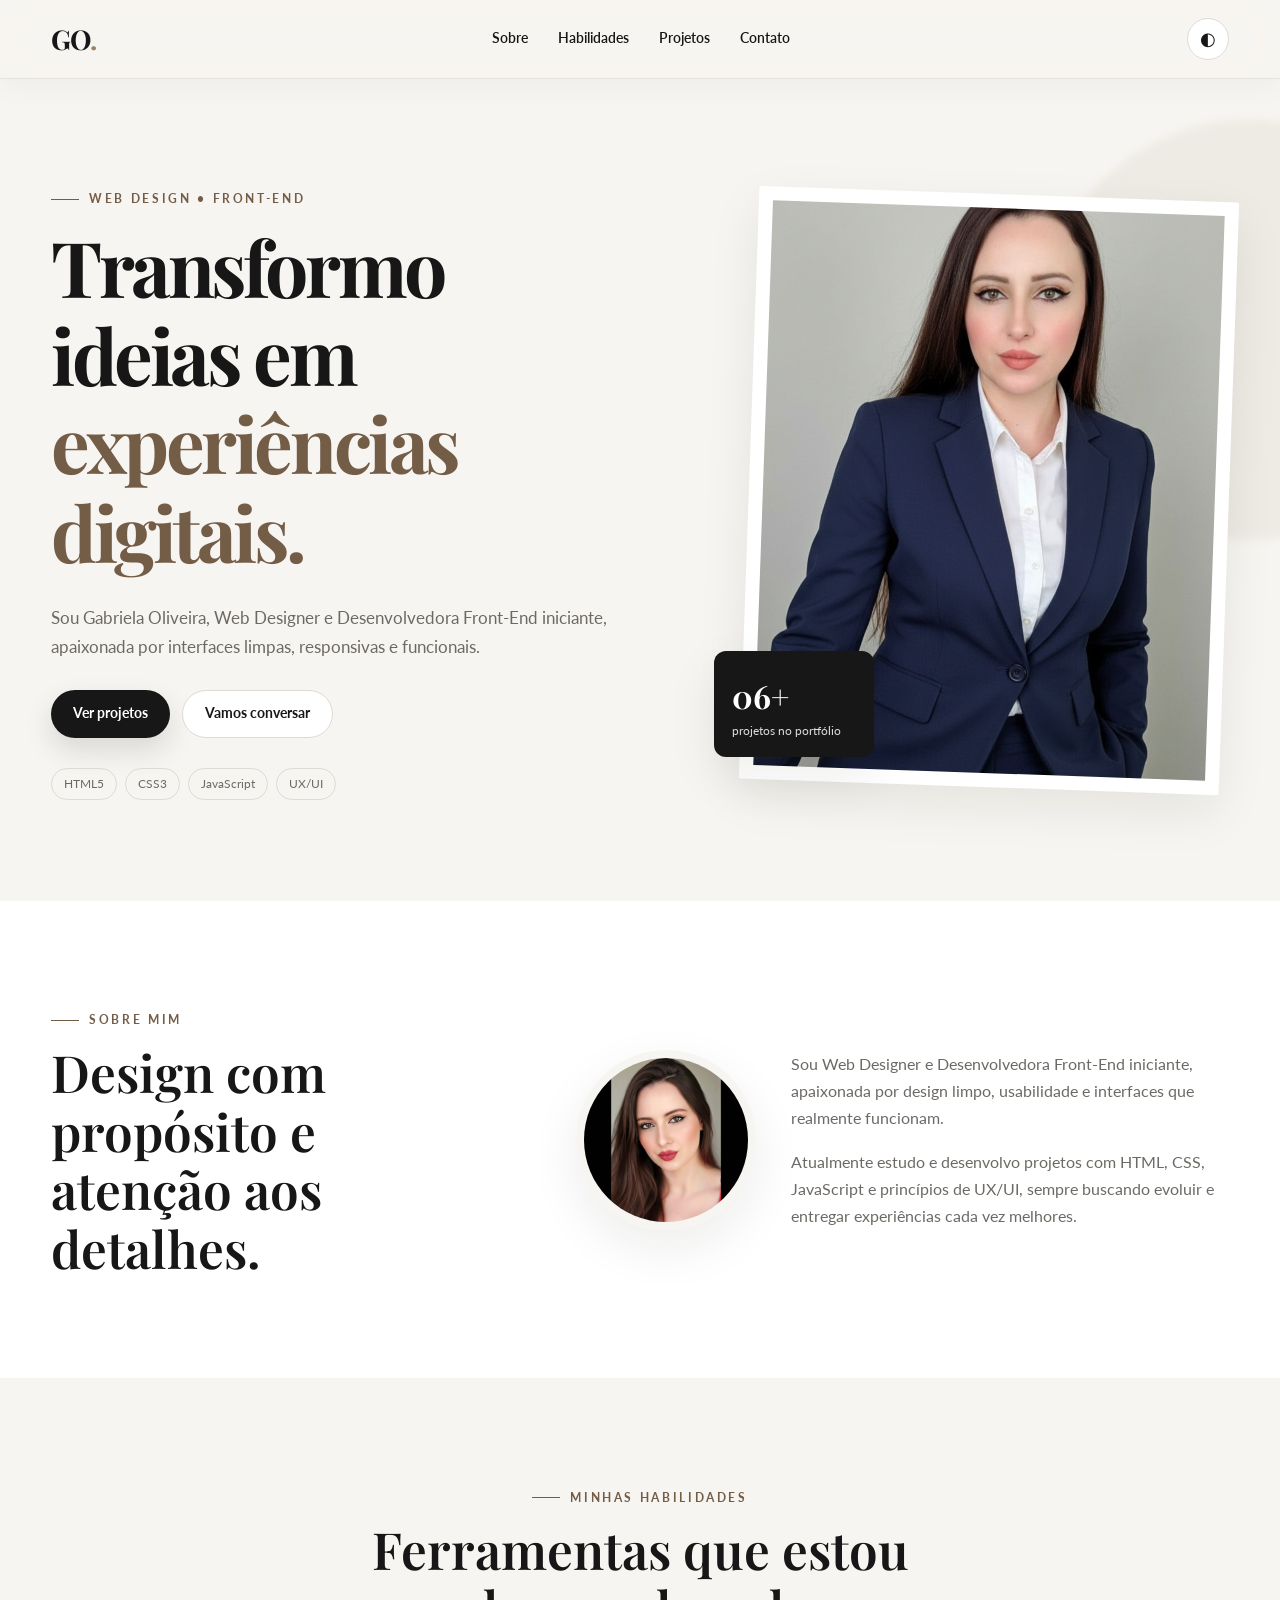
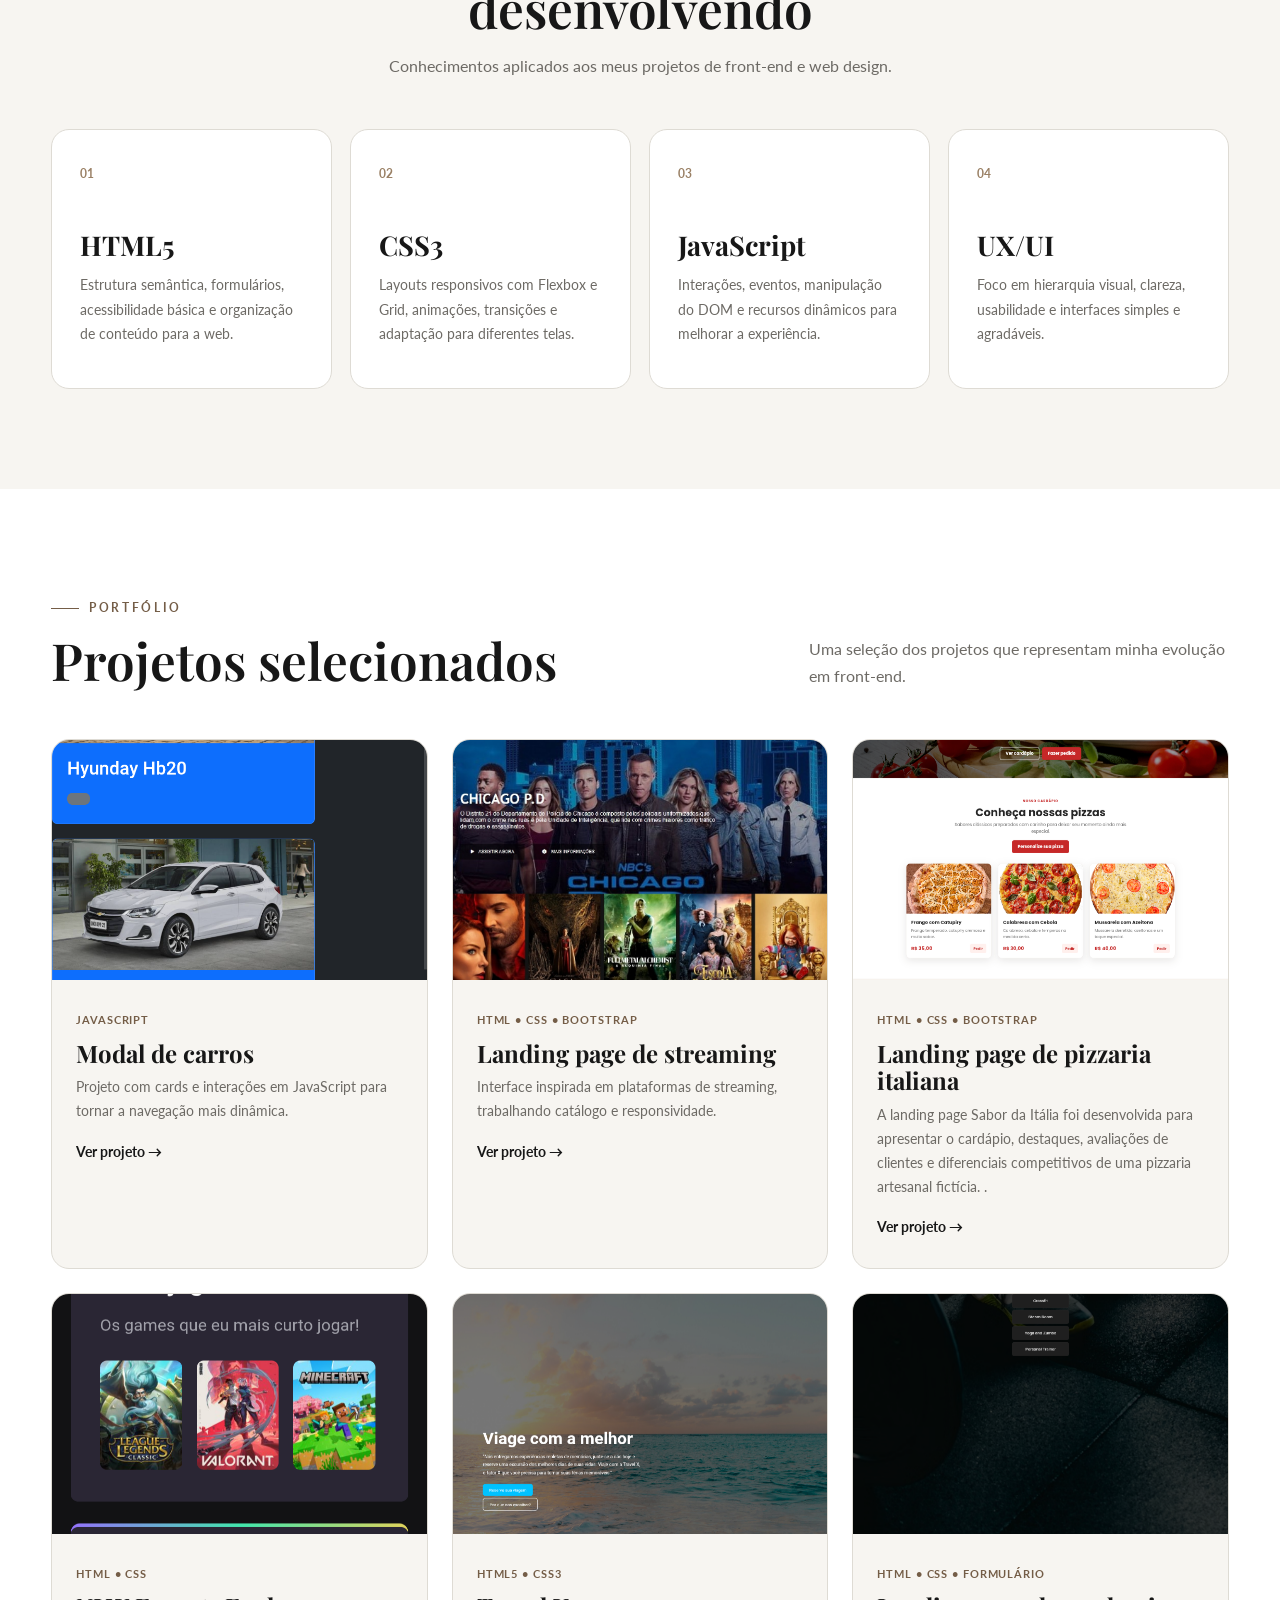
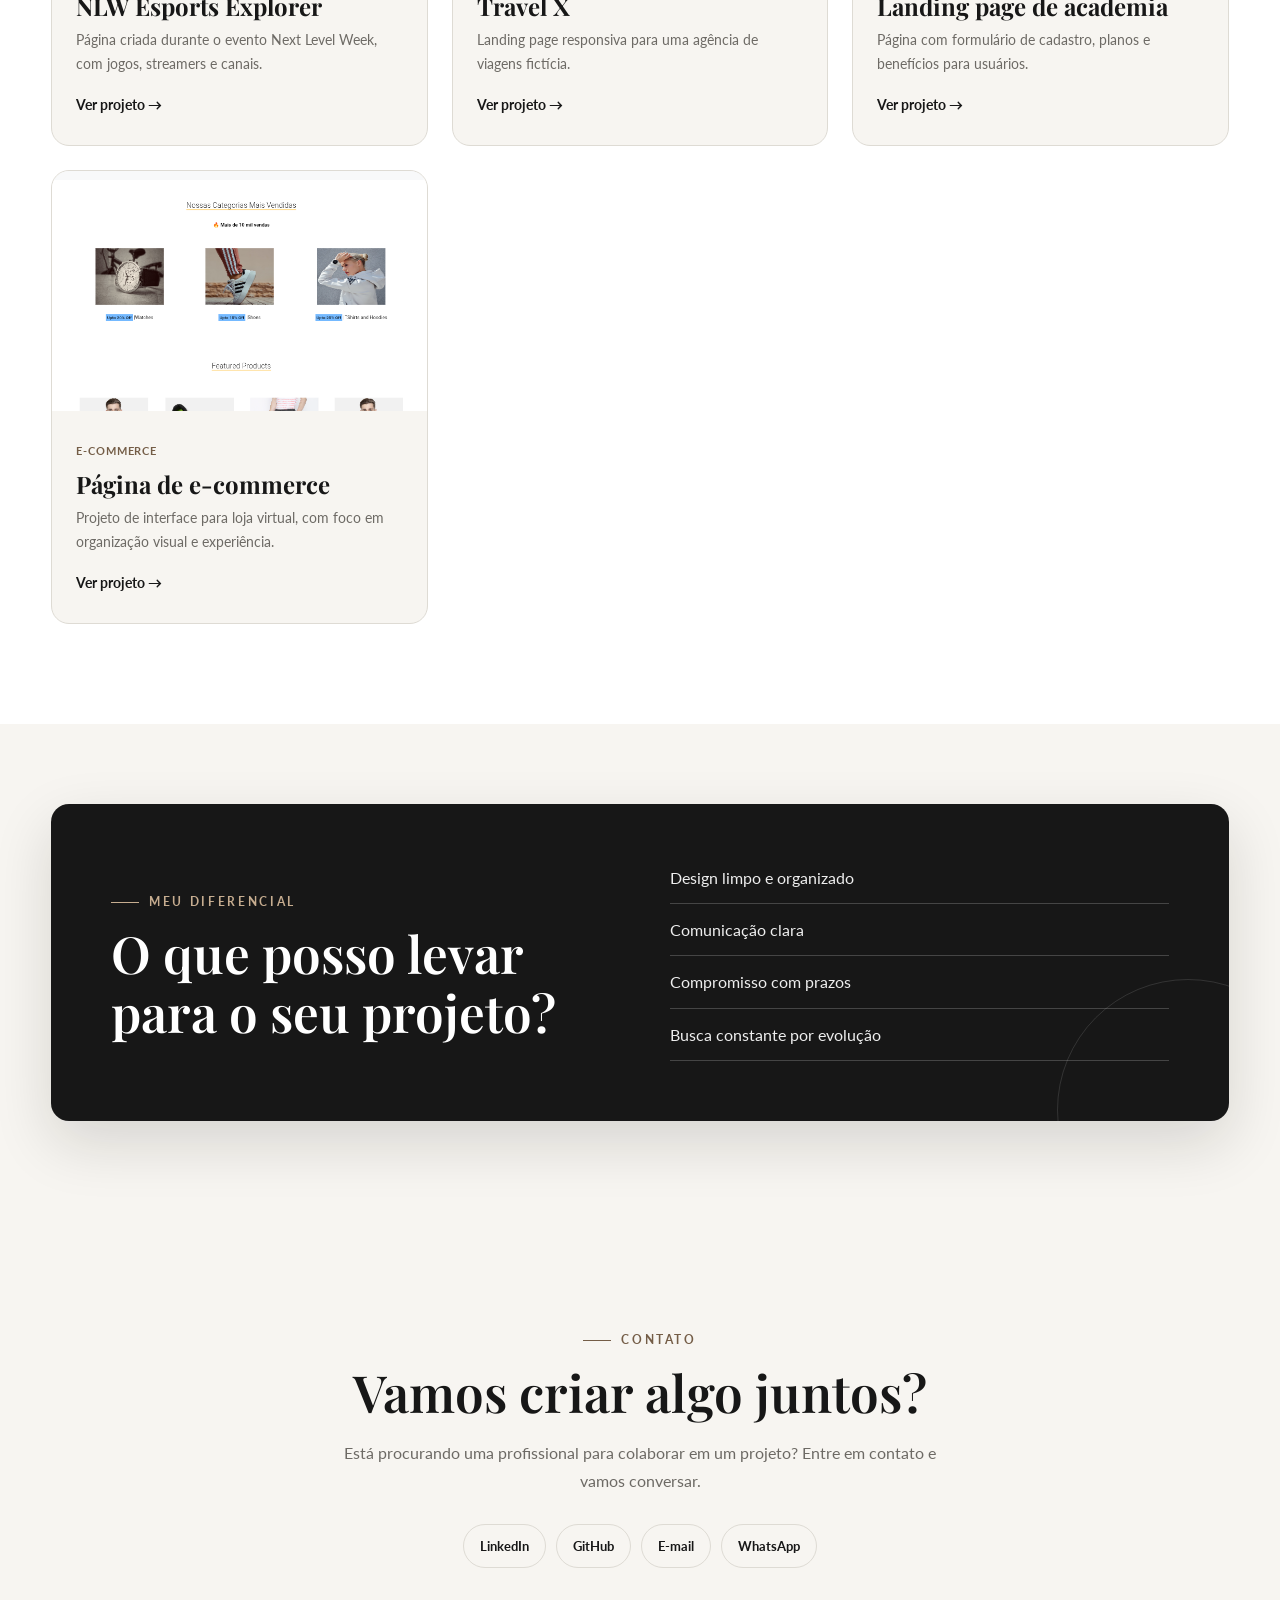
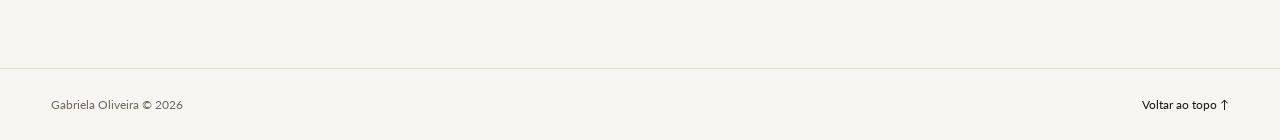
<file: index.html>
<!DOCTYPE html>
<html lang="pt-BR">
<head>
  <meta charset="UTF-8">
  <meta name="viewport" content="width=device-width, initial-scale=1.0">
  <meta name="description" content="Portfólio de Gabriela Oliveira — Web Designer e Desenvolvedora Front-End.">
  <title>Gabriela Oliveira | Web Designer & Front-End</title>

  <link rel="preconnect" href="https://fonts.googleapis.com">
  <link rel="preconnect" href="https://fonts.gstatic.com" crossorigin>
  <link href="https://fonts.googleapis.com/css2?family=Lato:wght@300;400;500;600;700&family=Playfair+Display:wght@500;600;700&display=swap" rel="stylesheet">

  <link rel="stylesheet" href="style_final.css">
</head>

<body>
  <header class="header">
    <div class="container nav-wrapper">
      <a class="logo" href="#inicio" aria-label="Gabriela Oliveira - início">GO<span>.</span></a>

      <nav class="nav" aria-label="Navegação principal">
        <a href="#sobre">Sobre</a>
        <a href="#habilidades">Habilidades</a>
        <a href="#projetos">Projetos</a>
        <a href="#contato">Contato</a>
      </nav>

      <button class="theme-toggle" id="themeToggle" type="button" aria-label="Ativar modo escuro" title="Alternar tema">
        ◐
      </button>
    </div>
  </header>

  <main id="inicio">
    <section class="hero section">
      <div class="container hero-grid">
        <div class="hero-content">
          <p class="eyebrow">WEB DESIGN • FRONT-END</p>
          <h1>Transformo ideias em <span>experiências digitais.</span></h1>
          <p class="hero-description">
            Sou Gabriela Oliveira, Web Designer e Desenvolvedora Front-End iniciante,
            apaixonada por interfaces limpas, responsivas e funcionais.
          </p>

          <div class="hero-actions">
            <a class="button button-primary" href="#projetos">Ver projetos</a>
            <a class="button button-secondary" href="#contato">Vamos conversar</a>
          </div>

          <div class="hero-tags" aria-label="Tecnologias">
            <span>HTML5</span>
            <span>CSS3</span>
            <span>JavaScript</span>
            <span>UX/UI</span>
          </div>
        </div>

        <div class="hero-visual">
          <div class="portrait-frame">
            <img src="src/minhaimagem.png" alt="Gabriela Oliveira" class="hero-photo" loading="eager">
          </div>
          <div class="floating-card">
            <strong>06+</strong>
            <span>projetos no portfólio</span>
          </div>
        </div>
      </div>
    </section>

    <section class="section about" id="sobre">
      <div class="container about-grid">
        <div class="section-heading">
          <p class="eyebrow">SOBRE MIM</p>
          <h2>Design com propósito e atenção aos detalhes.</h2>
        </div>

        <div class="about-content">
          <img src="src/IMG_20260703_221504.jpg" class="profile-photo" alt="Gabriela Oliveira" loading="lazy">
          <div>
            <p>
              Sou Web Designer e Desenvolvedora Front-End iniciante, apaixonada por
              design limpo, usabilidade e interfaces que realmente funcionam.
            </p>
            <p>
              Atualmente estudo e desenvolvo projetos com HTML, CSS, JavaScript e
              princípios de UX/UI, sempre buscando evoluir e entregar experiências
              cada vez melhores.
            </p>
          </div>
        </div>
      </div>
    </section>

    <section class="section skills" id="habilidades">
      <div class="container">
        <div class="section-heading centered">
          <p class="eyebrow">MINHAS HABILIDADES</p>
          <h2>Ferramentas que estou desenvolvendo</h2>
          <p>Conhecimentos aplicados aos meus projetos de front-end e web design.</p>
        </div>

        <div class="skills-grid">
          <article class="skill-card">
            <span class="skill-number">01</span>
            <h3>HTML5</h3>
            <p>Estrutura semântica, formulários, acessibilidade básica e organização de conteúdo para a web.</p>
          </article>

          <article class="skill-card">
            <span class="skill-number">02</span>
            <h3>CSS3</h3>
            <p>Layouts responsivos com Flexbox e Grid, animações, transições e adaptação para diferentes telas.</p>
          </article>

          <article class="skill-card">
            <span class="skill-number">03</span>
            <h3>JavaScript</h3>
            <p>Interações, eventos, manipulação do DOM e recursos dinâmicos para melhorar a experiência.</p>
          </article>

          <article class="skill-card">
            <span class="skill-number">04</span>
            <h3>UX/UI</h3>
            <p>Foco em hierarquia visual, clareza, usabilidade e interfaces simples e agradáveis.</p>
          </article>
        </div>
      </div>
    </section>

    <section class="section projects" id="projetos">
      <div class="container">
        <div class="section-heading projects-heading">
          <div>
            <p class="eyebrow">PORTFÓLIO</p>
            <h2>Projetos selecionados</h2>
          </div>
          <p>Uma seleção dos projetos que representam minha evolução em front-end.</p>
        </div>

        <div class="projects-grid">
          <article class="project-card">
            <img src="src/Gallery_1770835090749.png" alt="Projeto modal de carros">
            <div class="project-content">
              <span>JavaScript</span>
              <h3>Modal de carros</h3>
              <p>Projeto com cards e interações em JavaScript para tornar a navegação mais dinâmica.</p>
              <a href="#" class="project-link">Ver projeto →</a>
            </div>
          </article>

          <article class="project-card">
            <img src="src/212792356-11407a22-7e9b-4699-93a1-f3133e4e27be.jpeg" alt="Projeto inspirado na interface da Netflix">
            <div class="project-content">
              <span>HTML • CSS • Bootstrap</span>
              <h3>Landing page de streaming</h3>
              <p>Interface inspirada em plataformas de streaming, trabalhando catálogo e responsividade.</p>
              <a href=" https://gabi-oli.github.io/landingpage-pizzaria/" class="project-link">Ver projeto →</a>
            </div>
          </article>
          <article class="project-card">
            <img src="   src/previiew.png " alt="Projeto inspirado na interface da Netflix">
            <div class="project-content">
              <span>HTML • CSS • Bootstrap</span>
              <h3>Landing page de pizzaria italiana</h3>
              <p> A landing page Sabor da Itália foi desenvolvida para apresentar o cardápio, destaques, avaliações de clientes e diferenciais competitivos de uma pizzaria artesanal fictícia. .</p>
              <a href="#" class="project-link">Ver projeto →</a>
            </div>
          </article>

          <article class="project-card">
            <img src="src/Previewnlw.png" alt="Projeto NLW Esports Explorer">
            <div class="project-content">
              <span>HTML • CSS</span>
              <h3>NLW Esports Explorer</h3>
              <p>Página criada durante o evento Next Level Week, com jogos, streamers e canais.</p>
              <a href="https://gabi-oli.github.io/nlw-esports-explorer/" target="_blank" rel="noopener noreferrer" class="project-link">Ver projeto →</a>
            </div>
          </article>

          <article class="project-card">
            <img src="src/Imagens/Preview.png" alt="Projeto Travel X">
            <div class="project-content">
              <span>HTML5 • CSS3</span>
              <h3>Travel X</h3>
              <p>Landing page responsiva para uma agência de viagens fictícia.</p>
              <a href="#" target="_blank" rel="noopener noreferrer" class="project-link">Ver projeto →</a>
            </div>
          </article>

          <article class="project-card">
            <img src="src/Imagens/Gym.png" alt="Projeto de academia">
            <div class="project-content">
              <span>HTML • CSS • Formulário</span>
              <h3>Landing page de academia</h3>
              <p>Página com formulário de cadastro, planos e benefícios para usuários.</p>
              <a href="https://gabi-oli.github.io/Formul-rio---Gym/" target="_blank" rel="noopener noreferrer" class="project-link">Ver projeto →</a>
            </div>
          </article>

          <article class="project-card">
            <img src="src/preview2.jpg.png" alt="Projeto de e-commerce">
            <div class="project-content">
              <span>E-commerce</span>
              <h3>Página de e-commerce</h3>
              <p>Projeto de interface para loja virtual, com foco em organização visual e experiência.</p>
              <a href="https://gabi-oli.github.io/Site-de-E-commerce-/" target="_blank" rel="noopener noreferrer" class="project-link">Ver projeto →</a>
            </div>
          </article>
        </div>
      </div>
    </section>

    <section class="section differential">
      <div class="container differential-box">
        <div>
          <p class="eyebrow">MEU DIFERENCIAL</p>
          <h2>O que posso levar para o seu projeto?</h2>
        </div>

        <ul>
          <li>Design limpo e organizado</li>
          <li>Comunicação clara</li>
          <li>Compromisso com prazos</li>
          <li>Busca constante por evolução</li>
        </ul>
      </div>
    </section>

    <section class="section contact" id="contato">
      <div class="container contact-box">
        <p class="eyebrow">CONTATO</p>
        <h2>Vamos criar algo juntos?</h2>
        <p>
          Está procurando uma profissional para colaborar em um projeto?
          Entre em contato e vamos conversar.
        </p>

        <div class="socials">
          <a href="https://br.linkedin.com/in/gabriela-oliveira-b314ba21" target="_blank" rel="noopener noreferrer">LinkedIn</a>
          <a href="https://github.com/Gabi-Oli" target="_blank" rel="noopener noreferrer">GitHub</a>
          <a href="mailto:gabioli_girl@outlook.com">E-mail</a>
          <a href="https://wa.me/qr/G7TUWSSTXCL7K1" target="_blank" rel="noopener noreferrer">WhatsApp</a>
        </div>
      </div>
    </section>
  </main>

  <footer class="footer">
    <div class="container footer-content">
      <p>Gabriela Oliveira © 2026</p>
      <a href="#inicio">Voltar ao topo ↑</a>
    </div>
  </footer>

  <script>
    const themeToggle = document.getElementById("themeToggle");

    themeToggle.addEventListener("click", () => {
      document.body.classList.toggle("dark-mode");
      themeToggle.textContent = document.body.classList.contains("dark-mode") ? "☀" : "◐";
    });
  </script>
</body>
</html>
</file>
<file: style_final.css>
@import url('https://fonts.googleapis.com/css2?family=Lato:wght@300;400;500;600;700&family=Playfair+Display:wght@500;600;700&display=swap');

:root {
  --bg: #f7f5f1;
  --surface: #ffffff;
  --text: #171717;
  --muted: #6d6a65;
  --line: #dedbd4;
  --accent: #9a8065;
  --accent-dark: #745d47;
  --shadow: 0 18px 50px rgba(25, 20, 15, .08);
  --radius: 18px;
  --container: 1180px;
}

* {
  box-sizing: border-box;
  margin: 0;
  padding: 0;
}

html {
  scroll-behavior: smooth;
}

body {
  background: var(--bg);
  color: var(--text);
  font-family: "Lato", sans-serif;
  line-height: 1.7;
  overflow-x: hidden;
  transition: background .3s ease, color .3s ease;
}

img {
  display: block;
  max-width: 100%;
}

a {
  color: inherit;
}

button,
a {
  -webkit-tap-highlight-color: transparent;
}

.container {
  width: min(92%, var(--container));
  margin-inline: auto;
}

.section {
  padding: 100px 0;
}

.eyebrow {
  color: var(--accent-dark);
  font-size: .75rem;
  font-weight: 700;
  letter-spacing: .22em;
  margin-bottom: 12px;
}

h1,
h2,
h3 {
  font-family: "Playfair Display", serif;
  line-height: 1.15;
}

h2 {
  font-size: clamp(2rem, 4vw, 3.3rem);
  font-weight: 600;
}

p {
  color: var(--muted);
}

.header {
  position: sticky;
  top: 0;
  z-index: 1000;
  background: rgba(247, 245, 241, .88);
  backdrop-filter: blur(14px);
  border-bottom: 1px solid rgba(222, 219, 212, .75);
}

.nav-wrapper {
  min-height: 78px;
  display: flex;
  align-items: center;
  justify-content: space-between;
  gap: 30px;
}

.logo {
  font-family: "Playfair Display", serif;
  font-size: 1.7rem;
  font-weight: 700;
  text-decoration: none;
  letter-spacing: -.04em;
}

.logo span {
  color: var(--accent);
}

.nav {
  display: flex;
  align-items: center;
  justify-content: center;
  gap: 30px;
}

.nav a {
  text-decoration: none;
  color: var(--text);
  font-size: .85rem;
  font-weight: 600;
  transition: color .2s ease;
}

.nav a:hover {
  color: var(--accent-dark);
}

.theme-toggle {
  width: 42px;
  height: 42px;
  border: 1px solid var(--line);
  border-radius: 50%;
  background: var(--surface);
  color: var(--text);
  cursor: pointer;
  font-size: 1.1rem;
}

.hero {
  min-height: calc(100vh - 78px);
  display: grid;
  align-items: center;
}

.hero-grid {
  display: grid;
  grid-template-columns: 1.05fr .95fr;
  align-items: center;
  gap: 80px;
}

.hero-content h1 {
  max-width: 760px;
  font-size: clamp(3rem, 6vw, 5.7rem);
  letter-spacing: -.045em;
}

.hero-content h1 span {
  color: var(--accent-dark);
}

.hero-description {
  max-width: 620px;
  margin: 28px 0;
  font-size: 1.08rem;
}

.hero-actions {
  display: flex;
  flex-wrap: wrap;
  gap: 12px;
}

.button {
  display: inline-flex;
  align-items: center;
  justify-content: center;
  min-height: 48px;
  padding: 0 22px;
  border-radius: 999px;
  text-decoration: none;
  font-size: .85rem;
  font-weight: 700;
  transition: transform .2s ease, background .2s ease;
}

.button:hover {
  transform: translateY(-2px);
}

.button-primary {
  background: var(--text);
  color: #fff;
}

.button-secondary {
  border: 1px solid var(--line);
  background: var(--surface);
}

.hero-tags {
  display: flex;
  flex-wrap: wrap;
  gap: 8px;
  margin-top: 30px;
}

.hero-tags span {
  border: 1px solid var(--line);
  border-radius: 999px;
  padding: 5px 12px;
  color: var(--muted);
  font-size: .75rem;
}

.hero-visual {
  position: relative;
  width: min(100%, 480px);
  justify-self: end;
}

.portrait-frame {
  position: relative;
  padding: 14px;
  background: var(--surface);
  box-shadow: var(--shadow);
  transform: rotate(2deg);
}

.hero-photo {
  width: 100%;
  aspect-ratio: 4 / 5;
  object-fit: cover;
}

.floating-card {
  position: absolute;
  left: -35px;
  bottom: 30px;
  width: 160px;
  padding: 18px;
  background: var(--text);
  color: #fff;
  box-shadow: var(--shadow);
}

.floating-card strong,
.floating-card span {
  display: block;
}

.floating-card strong {
  font-family: "Playfair Display", serif;
  font-size: 2rem;
}

.floating-card span {
  color: #ddd;
  font-size: .75rem;
  line-height: 1.3;
}

.about {
  background: var(--surface);
}

.about-grid {
  display: grid;
  grid-template-columns: .8fr 1.2fr;
  gap: 90px;
  align-items: center;
}

.about-content {
  display: grid;
  grid-template-columns: 180px 1fr;
  gap: 35px;
  align-items: center;
}

.profile-photo {
  width: 180px;
  aspect-ratio: 1;
  object-fit: cover;
  border-radius: 50%;
  border: 8px solid var(--bg);
  box-shadow: var(--shadow);
}

.about-content p + p {
  margin-top: 16px;
}

.centered {
  text-align: center;
  max-width: 700px;
  margin: 0 auto 50px;
}

.centered > p:last-child {
  margin-top: 14px;
}

.skills-grid {
  display: grid;
  grid-template-columns: repeat(4, 1fr);
  gap: 18px;
}

.skill-card {
  min-height: 260px;
  padding: 28px;
  background: var(--surface);
  border: 1px solid var(--line);
  border-radius: var(--radius);
  transition: transform .25s ease, box-shadow .25s ease;
}

.skill-card:hover {
  transform: translateY(-6px);
  box-shadow: var(--shadow);
}

.skill-number {
  color: var(--accent);
  font-size: .75rem;
  font-weight: 700;
}

.skill-card h3 {
  margin: 45px 0 12px;
  font-size: 1.7rem;
}

.skill-card p {
  font-size: .9rem;
}

.projects {
  background: var(--surface);
}

.projects-heading {
  display: flex;
  align-items: end;
  justify-content: space-between;
  gap: 40px;
  margin-bottom: 50px;
}

.projects-heading > p {
  max-width: 420px;
}

.projects-grid {
  display: grid;
  grid-template-columns: repeat(3, 1fr);
  gap: 24px;
}

.project-card {
  overflow: hidden;
  background: var(--bg);
  border: 1px solid var(--line);
  border-radius: var(--radius);
  transition: transform .25s ease, box-shadow .25s ease;
}

.project-card:hover {
  transform: translateY(-7px);
  box-shadow: var(--shadow);
}

.project-card > img {
  width: 100%;
  height: 240px;
  object-fit: cover;
}

.project-content {
  padding: 24px;
}

.project-content > span {
  color: var(--accent-dark);
  font-size: .7rem;
  font-weight: 700;
  letter-spacing: .08em;
  text-transform: uppercase;
}

.project-content h3 {
  margin: 8px 0;
  font-size: 1.5rem;
}

.project-content p {
  font-size: .88rem;
}

.project-link {
  display: inline-block;
  margin-top: 18px;
  color: var(--text);
  font-size: .85rem;
  font-weight: 700;
  text-decoration: none;
}

.differential {
  padding-top: 80px;
}

.differential-box {
  display: grid;
  grid-template-columns: 1fr 1fr;
  gap: 60px;
  align-items: center;
  padding: 60px;
  background: var(--text);
  color: #fff;
  border-radius: var(--radius);
}

.differential-box h2 {
  max-width: 550px;
}

.differential-box .eyebrow {
  color: #c7ad90;
}

.differential-box ul {
  list-style: none;
  display: grid;
  gap: 12px;
}

.differential-box li {
  padding-bottom: 12px;
  border-bottom: 1px solid rgba(255,255,255,.2);
  color: #eee;
}

.contact {
  text-align: center;
}

.contact-box {
  max-width: 760px;
}

.contact-box h2 {
  margin-bottom: 18px;
}

.contact-box > p:not(.eyebrow) {
  max-width: 600px;
  margin: 0 auto;
}

.socials {
  display: flex;
  justify-content: center;
  flex-wrap: wrap;
  gap: 10px;
  margin-top: 30px;
}

.socials a {
  padding: 10px 16px;
  border: 1px solid var(--line);
  border-radius: 999px;
  text-decoration: none;
  font-size: .82rem;
  font-weight: 700;
  transition: background .2s ease, color .2s ease;
}

.socials a:hover {
  background: var(--text);
  color: #fff;
}

.footer {
  border-top: 1px solid var(--line);
  padding: 25px 0;
}

.footer-content {
  display: flex;
  justify-content: space-between;
  gap: 20px;
}

.footer p,
.footer a {
  font-size: .78rem;
}

.footer a {
  text-decoration: none;
}

.dark-mode {
  --bg: #11110f;
  --surface: #1a1916;
  --text: #f5f2eb;
  --muted: #b5b0a7;
  --line: #34312b;
  --accent: #c4a789;
  --accent-dark: #d1b89b;
  --shadow: 0 18px 50px rgba(0,0,0,.25);
}

.dark-mode .header {
  background: rgba(17, 17, 15, .88);
}

.dark-mode .button-primary {
  background: #f5f2eb;
  color: #111;
}

.dark-mode .floating-card {
  background: #f5f2eb;
  color: #111;
}

.dark-mode .floating-card span {
  color: #555;
}

@media (max-width: 1000px) {
  .hero-grid,
  .about-grid {
    grid-template-columns: 1fr;
    gap: 55px;
  }

  .hero-visual {
    justify-self: center;
    width: min(100%, 420px);
  }

  .skills-grid {
    grid-template-columns: repeat(2, 1fr);
  }

  .projects-grid {
    grid-template-columns: repeat(2, 1fr);
  }

  .about-content {
    max-width: 700px;
  }
}

@media (max-width: 700px) {
  .section {
    padding: 70px 0;
  }

  .nav-wrapper {
    min-height: 70px;
  }

  .nav {
    gap: 14px;
  }

  .nav a {
    font-size: .72rem;
  }

  .theme-toggle {
    display: none;
  }

  .hero {
    min-height: auto;
    padding-top: 70px;
  }

  .hero-content h1 {
    font-size: clamp(2.7rem, 12vw, 4.2rem);
  }

  .hero-description {
    font-size: 1rem;
  }

  .floating-card {
    left: 8px;
    bottom: 20px;
  }

  .about-content {
    grid-template-columns: 1fr;
    text-align: center;
  }

  .profile-photo {
    margin: 0 auto;
  }

  .skills-grid,
  .projects-grid {
    grid-template-columns: 1fr;
  }

  .projects-heading {
    display: block;
  }

  .projects-heading > p {
    margin-top: 16px;
  }

  .project-card > img {
    height: 220px;
  }

  .differential-box {
    grid-template-columns: 1fr;
    padding: 35px 25px;
    gap: 35px;
  }
}

@media (max-width: 480px) {
  .container {
    width: min(90%, var(--container));
  }

  .nav {
    gap: 9px;
  }

  .nav a {
    font-size: .68rem;
  }

  .logo {
    font-size: 1.4rem;
  }

  .hero-actions {
    flex-direction: column;
  }

  .button {
    width: 100%;
  }

  .hero-tags {
    justify-content: center;
  }

  .portrait-frame {
    padding: 8px;
  }

  .floating-card {
    width: 135px;
    padding: 14px;
  }

  .floating-card strong {
    font-size: 1.6rem;
  }

  .socials {
    flex-direction: column;
  }

  .socials a {
    width: 100%;
  }

  .footer-content {
    flex-direction: column;
    text-align: center;
  }
}

/* =========================================================
   REFINOS VISUAIS — portfólio
   ========================================================= */

::selection {
  background: var(--accent);
  color: #fff;
}

body {
  -webkit-font-smoothing: antialiased;
  text-rendering: optimizeLegibility;
}

.header {
  box-shadow: 0 8px 30px rgba(20, 18, 15, .035);
}

.nav a {
  position: relative;
  padding: 8px 0;
}

.nav a::after {
  content: "";
  position: absolute;
  left: 0;
  bottom: 0;
  width: 100%;
  height: 1px;
  background: var(--accent-dark);
  transform: scaleX(0);
  transform-origin: right;
  transition: transform .25s ease;
}

.nav a:hover::after,
.nav a:focus-visible::after {
  transform: scaleX(1);
  transform-origin: left;
}

.theme-toggle {
  transition: transform .2s ease, border-color .2s ease, background .2s ease;
}

.theme-toggle:hover {
  transform: rotate(12deg);
  border-color: var(--accent);
}

.hero {
  position: relative;
  overflow: hidden;
}

.hero::before {
  content: "";
  position: absolute;
  width: 420px;
  height: 420px;
  right: -180px;
  top: 5%;
  border-radius: 50%;
  background: rgba(154, 128, 101, .09);
  filter: blur(4px);
  pointer-events: none;
}

.hero-content,
.hero-visual {
  position: relative;
  z-index: 1;
}

.eyebrow {
  display: inline-flex;
  align-items: center;
  gap: 10px;
}

.eyebrow::before {
  content: "";
  width: 28px;
  height: 1px;
  background: currentColor;
}

.button-primary {
  box-shadow: 0 12px 28px rgba(23, 23, 23, .13);
}

.button-secondary:hover {
  border-color: var(--accent);
  background: var(--surface);
}

.hero-tags span {
  transition: border-color .2s ease, color .2s ease, transform .2s ease;
}

.hero-tags span:hover {
  color: var(--accent-dark);
  border-color: var(--accent);
  transform: translateY(-2px);
}

.portrait-frame {
  border-radius: 2px;
  transition: transform .35s ease, box-shadow .35s ease;
}

.portrait-frame:hover {
  transform: rotate(0deg) translateY(-5px);
  box-shadow: 0 24px 65px rgba(25, 20, 15, .13);
}

.floating-card {
  border-radius: 12px;
}

.skill-card,
.project-card {
  position: relative;
}

.skill-card::before,
.project-card::before {
  content: "";
  position: absolute;
  inset: 0;
  border-radius: inherit;
  pointer-events: none;
  opacity: 0;
  box-shadow: inset 0 0 0 1px var(--accent);
  transition: opacity .25s ease;
}

.skill-card:hover::before,
.project-card:hover::before {
  opacity: .35;
}

.project-card > img {
  transition: transform .45s ease;
}

.project-card:hover > img {
  transform: scale(1.025);
}

.project-link {
  position: relative;
}

.project-link::after {
  content: "";
  display: block;
  width: 0;
  height: 1px;
  margin-top: 3px;
  background: currentColor;
  transition: width .25s ease;
}

.project-link:hover::after,
.project-link:focus-visible::after {
  width: 100%;
}

.differential-box {
  position: relative;
  overflow: hidden;
  box-shadow: 0 22px 60px rgba(20, 18, 15, .14);
}

.differential-box::after {
  content: "";
  position: absolute;
  width: 260px;
  height: 260px;
  right: -90px;
  bottom: -120px;
  border: 1px solid rgba(255,255,255,.12);
  border-radius: 50%;
}

.socials a {
  transition: transform .2s ease, background .2s ease, color .2s ease, border-color .2s ease;
}

.socials a:hover {
  transform: translateY(-3px);
  border-color: var(--text);
}

.footer a {
  transition: color .2s ease;
}

.footer a:hover {
  color: var(--accent-dark);
}

a:focus-visible,
button:focus-visible {
  outline: 3px solid rgba(154, 128, 101, .35);
  outline-offset: 4px;
}

@media (prefers-reduced-motion: reduce) {
  html {
    scroll-behavior: auto;
  }

  *,
  *::before,
  *::after {
    animation-duration: .01ms !important;
    animation-iteration-count: 1 !important;
    transition-duration: .01ms !important;
  }
}

@media (max-width: 700px) {
  .hero::before {
    width: 260px;
    height: 260px;
    right: -150px;
  }

  .portrait-frame {
    transform: rotate(1deg);
  }

  .floating-card {
    left: 4px;
  }
}
</file>
